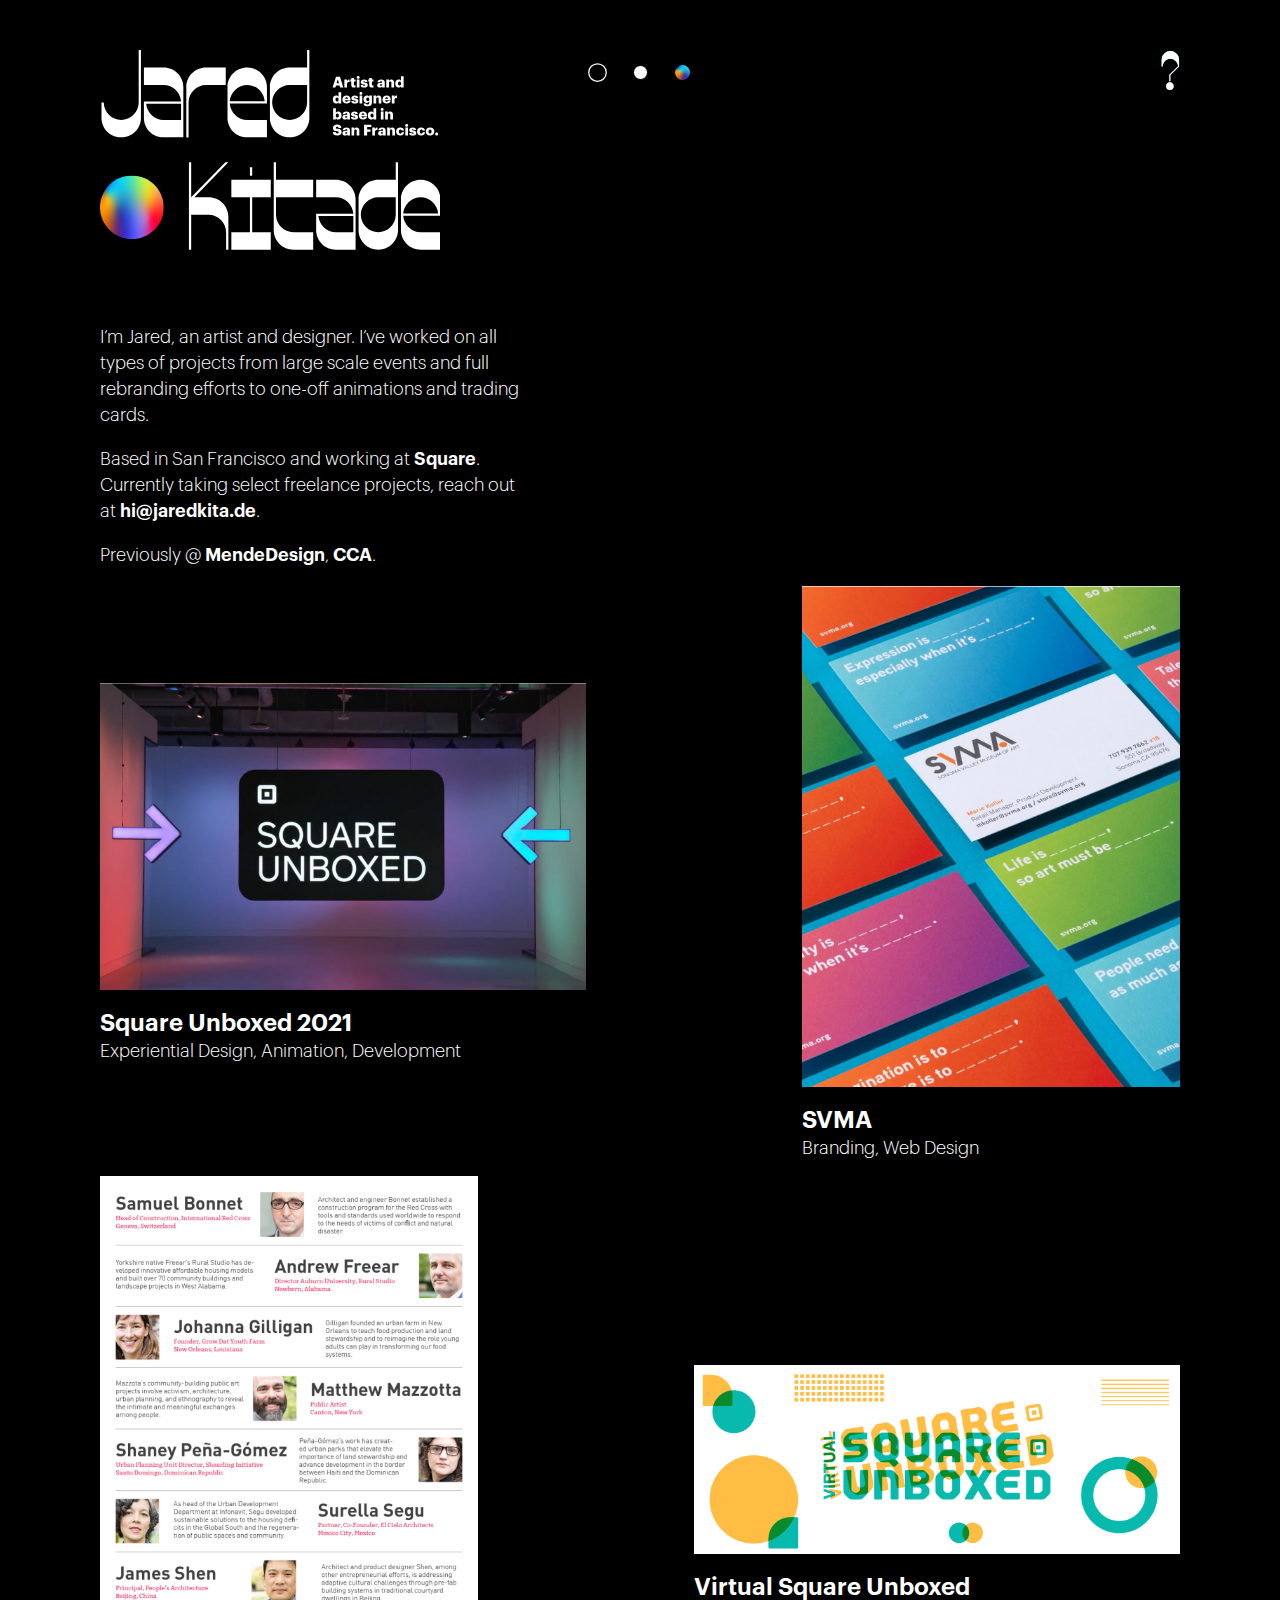
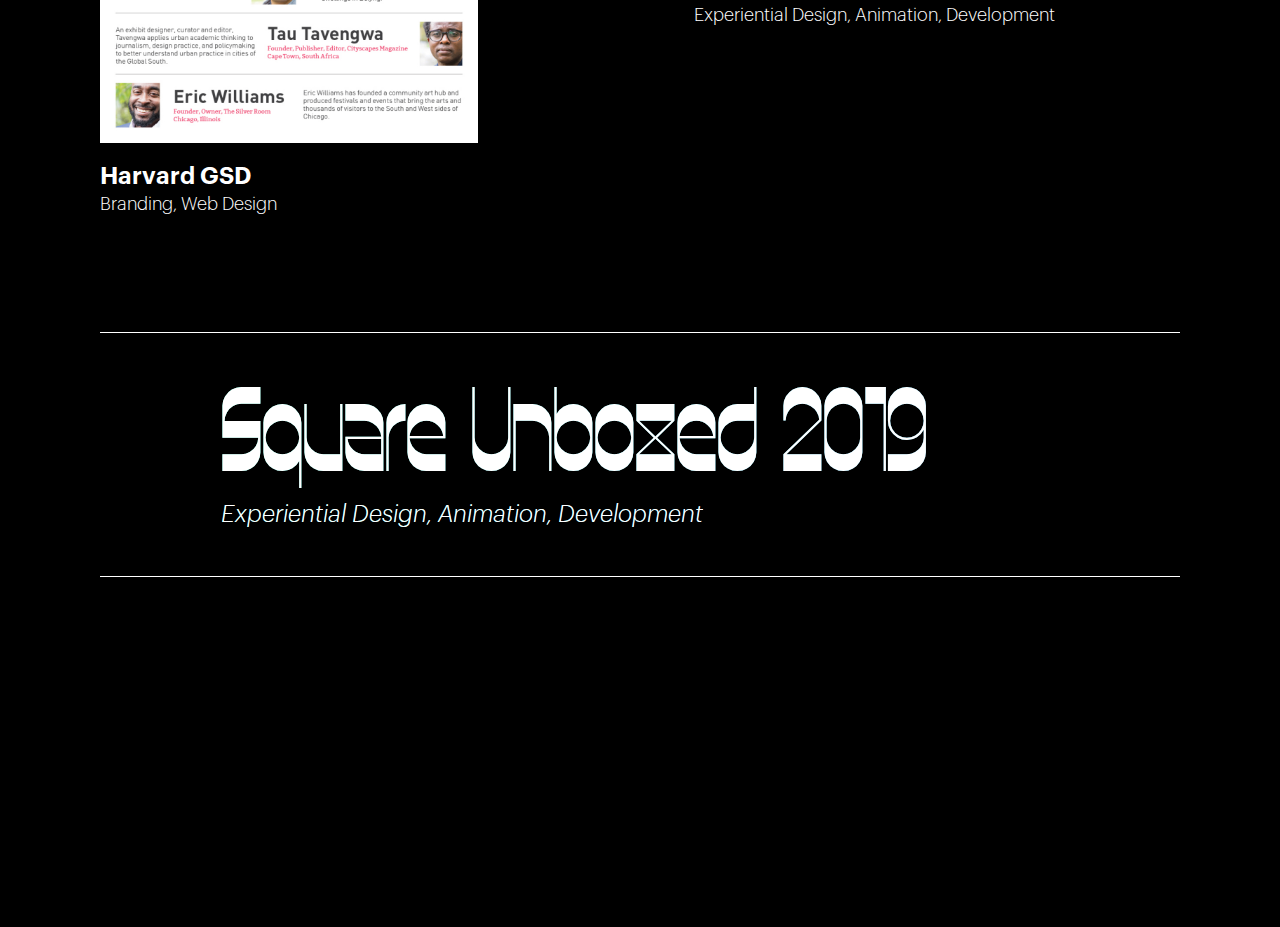
<file: index.html>
<!doctype html>
<html lang="en">
<head>
	<meta charset="utf-8">
	<title>Jared</title>
	<link rel="stylesheet" type="text/css" href="style.css">
	<meta name="viewport" content="width=device-width, initial-scale=1, maximum-scale=1" />
</head>
<body>
	
	<div class="page-content-wrapper">
		<div class="page-content">
			<!-- <div id="sitemap-placeholder"></div> -->
			<!-- <div id="q-placeholder"></div> -->
			<!-- <div id="color-flip-placeholder"></div> -->
			<!-- <div id="nav-placeholder"></div> -->
			<div class="sitemap-container">
				<div class="sitemap">
					<div class="sitemap-logo">
						<img src="assets/logos/jared-logo-large-white.svg" alt="Jared Kitade, artist and designer based in San Francisco.">
					</div>	
					<div class="sitemap-column">
						<h4>Work___</h4>
						<ul class="sitemap-list-text">
							<li><a href="">Square Unboxed 2021</a></li>	
							<li><a href="">Harvard GSD</a></li>
							<li><a href="">SVMA</a></li>
							<li><a href="">Virtual Square Unboxed</a></li>
							<li><a href="">Square Animations</a></li>
							<li><a href="">Square...Stuff</a></li>
							<li><a href="">ELS Architecture</a></li>
							<li><a href="">MDES Showcase</a></li>
							<li><a href="">Trading Cards</a></li>
							<li><a href="">Artwork</a></li>
							<li><a href="">Leftovers</a></li>
						</ul>
					</div>

					<div class="sitemap-column">
						<h4>About___</h4>
						<p>Based in San Francisco and working at <a href="https://www.squareup.com" target="_blank" class="gradient-text intro-text-link">Square</a>.</p>

						<p>Previously @ <a href="https://www.mendedesign.com" target="_blank" class="gradient-text intro-text-link">MendeDesign</a>, <a href="https://www.cca.edu" target="_blank" class="gradient-text intro-text-link">CCA</a>.</p>
						
						<h4>About___</h4>
						<ul class="sitemap-list-text">
							<li>hi@jaredkita.de</li>
							<!-- <li>916.458.1110</li> -->
							<li>Instagram</li>
							<li>LinkedIn</li>
						</ul>
					</div>
				</div>
			</div>
			<div class="sitemap-q-container">
				<!-- <img class="sitemap-q" src="assets/logos/sitemap-q.svg" alt="Open sitemap."> -->
				<div class="sitemap-q">
					<p class="question gradient-text">?</p>
				</div>
			</div>
			<div class="color-flip-container">
				<div class="color-flip active" id="black"></div>
				<div class="color-flip" id="white"></div>
				<div class="color-flip" id="color"></div>
			</div>

			<div class="nav-bar">
				<a href="index.html">
					<img class="logo-small" src="assets/logos/J_K.svg" alt="Jared Kitade, artist and designer based in San Francisco.">
				</a>
			</div>


			<div class="logo-large show-nav">
				<img src="assets/logos/jared-logo-large.svg" alt="Jared Kitade, artist and designer based in San Francisco.">
			</div>

			<div class="about-intro">
				<p>I’m Jared, an artist and designer. I’ve worked on all types of projects from large scale events and full rebranding efforts to one-off animations and trading cards.</p>

				<p>Based in San Francisco and working at <a href="https://www.squareup.com" target="_blank" class="intro-text-link">Square</a>. Currently taking select freelance projects, reach out at <a href="mailto:hi@jaredkita.de" target="_blank" class="intro-text-link">hi@jaredkita.de</a>.</p>

				<p>Previously @ <a href="https://www.mendedesign.com" target="_blank" class="intro-text-link">MendeDesign</a>, <a href="https://www.cca.edu" target="_blank" class="intro-text-link">CCA</a>.</p>
			</div>

			<section class="project-grid">

				<div class="featured-project feature-one">
					<div class="featured-project-image-container">
						<div class="featured-project-image">
							<img src="assets/images/unboxed-sign-2021.jpg">
						</div>
					</div>
					<div class="featured-project-title">
						<h2>Square Unboxed 2021</h2>
						<p>Experiential Design, Animation, Development</p>
					</div>
				</div>

				<div class="featured-spacer"></div>

				<div class="featured-project feature-two">
					<div class="featured-project-image-container">
						<div class="featured-project-image">
							<img src="assets/images/svma-cards.jpg">
						</div>
					</div>
					<div class="featured-project-title">
						<h2>SVMA</h2>
						<p>Branding, Web Design</p>
					</div>
				</div>

				<div class="featured-project feature-three">
					<div class="featured-project-image-container">
						<div class="featured-project-image">
							<img src="assets/images/loeb-fellows.jpg">
						</div>
					</div>
					<div class="featured-project-title">
						<h2>Harvard GSD</h2>
						<p>Branding, Web Design</p>
					</div>
				</div>

				<div class="featured-spacer"></div>

				<div class="featured-project feature-four">
					<div class="featured-project-image-container">
						<div class="featured-project-image">
							<img src="assets/images/unboxed-animation-still.jpg">
						</div>
					</div>
					<div class="featured-project-title">
						<h2>Virtual Square Unboxed</h2>
						<p>Experiential Design, Animation, Development</p>
					</div>
				</div>
			</section>


			<section class="rows">
				<a href="https://www.google.com">
					<div class="project-row">
						<div class="project-row-arrow-container">
							<div class="arrow gradient-text">→</div>
						</div>
						<div class="project-row-title heading-wrapper">
							<h1 class="gradient-text heading row-text-transition">Square Unboxed 2019</h1>
							<h3 class="gradient-text heading row-text-transition">Experiential Design, Animation, Development</h3>
						</div>
					</div>
				</a>
				
			</section>
		</div>
	</div>
	<section class="footer-container">
		<div class="footer">
			<img class="footer-logo" src="assets/logos/jared-logo-large-white.svg" alt="Jared Kitade, artist and designer based in San Francisco.">
			<ul>
				<a target="_blank" href="mailto:hi@jaredkita.de"><li>hi@jaredkita.de</li></a>
				<!-- <a href=""><li>916.458.1110</li></a> -->
				<a target="_blank" href="https://www.instagram.com/jaredkitade"><li>Instagram</li></a>
				<a target="_blank" href="https://www.linkedin.com/in/kitade/"><li>LinkedIn</li></a>
			</ul>
		</div>
	</section>
	<div class="cursor"></div>
</body>

<script src="assets/scripts/script.js"></script>
<script src="assets/scripts/nav-bar.js"></script>

</html>
</file>
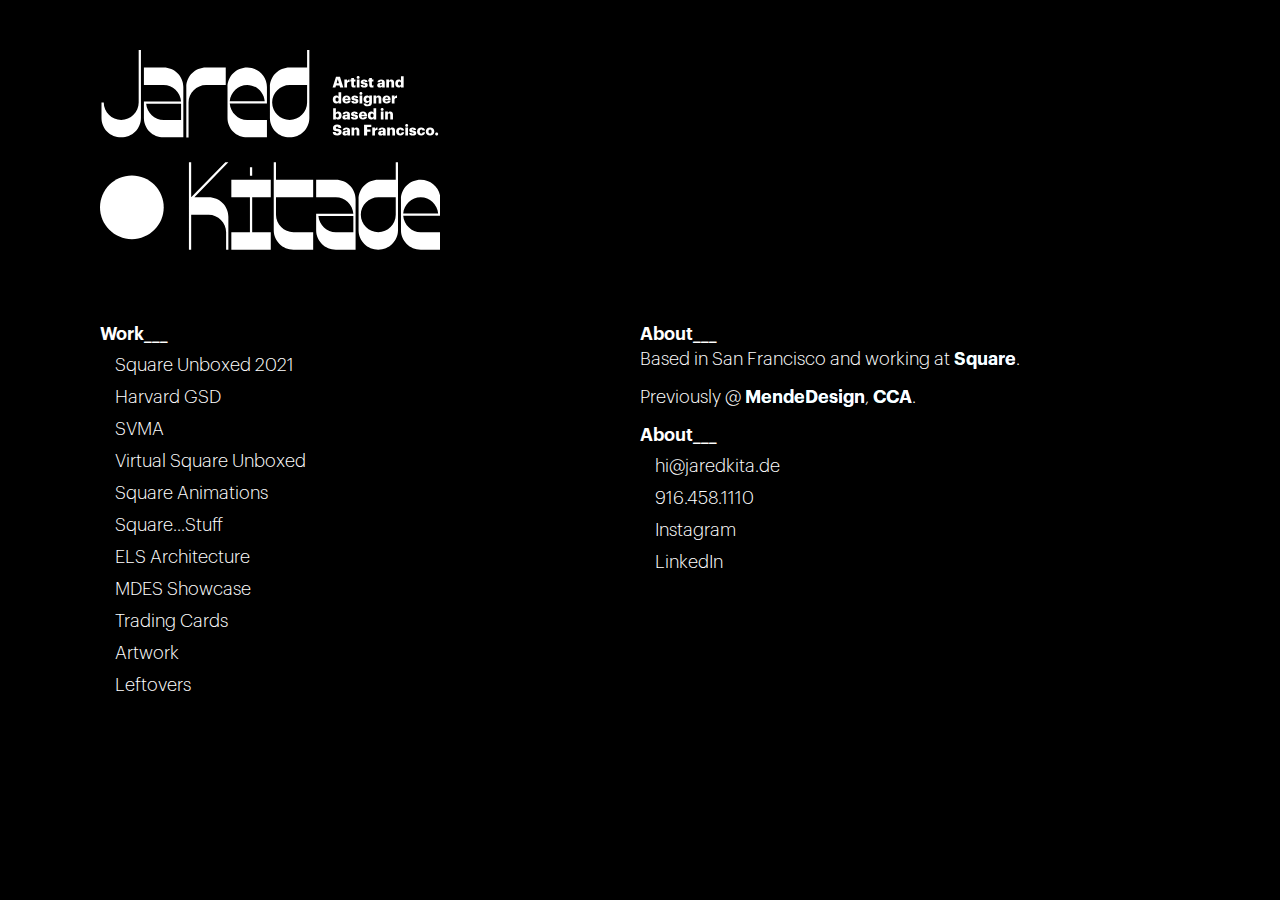
<file: sitemap-test.html>
<!doctype html>
<html lang="en">
<head>
	<meta charset="utf-8">
	<title>Jared</title>
	<link rel="stylesheet" type="text/css" href="style.css">
	<meta name="viewport" content="width=device-width, initial-scale=1, maximum-scale=1" />
</head>
<body>
	<div class="sitemap">
		<section class="sitemap-logo">
			<img src="assets/logos/jared-logo-large-white.svg" alt="Jared Kitade, artist and designer based in San Francisco.">
		</section>	
		<section class="sitemap-column">
			<h4>Work___</h4>
			<ul class="sitemap-list-text">
				<li><a href="">Square Unboxed 2021</a></li>	
				<li><a href="">Harvard GSD</a></li>
				<li><a href="">SVMA</a></li>
				<li><a href="">Virtual Square Unboxed</a></li>
				<li><a href="">Square Animations</a></li>
				<li><a href="">Square...Stuff</a></li>
				<li><a href="">ELS Architecture</a></li>
				<li><a href="">MDES Showcase</a></li>
				<li><a href="">Trading Cards</a></li>
				<li><a href="">Artwork</a></li>
				<li><a href="">Leftovers</a></li>
			</ul>
		</section>

		<section class="sitemap-column">
			<h4>About___</h4>
			<p>Based in San Francisco and working at <a href="https://www.squareup.com" target="_blank" class="gradient-text intro-text-link">Square</a>.</p>

			<p>Previously @ <a href="https://www.mendedesign.com" target="_blank" class="gradient-text intro-text-link">MendeDesign</a>, <a href="https://www.cca.edu" target="_blank" class="gradient-text intro-text-link">CCA</a>.</p>
			
			<h4>About___</h4>
			<ul class="sitemap-list-text">
				<li>hi@jaredkita.de</li>
				<li>916.458.1110</li>
				<li>Instagram</li>
				<li>LinkedIn</li>
			</ul>
		</section>
		
	</div>

</body>

<script src="assets/scripts/script.js"></script>
<script src="assets/scripts/nav-bar.js"></script>

</html>
</file>
<file: style.css>
/*-------------------------------- FONTS --------------------------------*/

	@font-face {
		font-family: Eksell-Sans;
		src: url(assets/fonts/eksell/EksellSans-Regular.woff);
	}
	@font-face {
		font-family: Graphik-Regular;
		src: url(assets/fonts/graphik/Graphik-Regular.otf);
	}
	@font-face {
		font-family: Graphik-Regular-Italic;
		src: url(assets/fonts/graphik/Graphik-RegularItalic.otf);
	}
	@font-face {
		font-family: Graphik-Light;
		src: url(assets/fonts/graphik/Graphik-Light.otf);
	}
	@font-face {
		font-family: Graphik-Light-Italic;
		src: url(assets/fonts/graphik/Graphik-LightItalic.otf);
	}
	@font-face {
		font-family: Graphik-Bold;
		src: url(assets/fonts/graphik/Graphik-Bold.otf);
	}
	@font-face {
		font-family: Graphik-Semibold;
		src: url(assets/fonts/graphik/Graphik-Semibold.otf);
	}
	

/*-------------------------------- FULL HTML --------------------------------*/

	* {
		box-sizing:border-box;
		-webkit-tap-highlight-color: rgba(0, 0, 0, 0);
		cursor: none;
	}

	::selection {
		/*color: rgba(255,24,119,1);*/
		color: rgb(0,215,229);
		text-shadow: 5px 2px rgb(255,0,0);
		/*background-color: blue;*/
	}
	html {
		font-size: 62.5%;
	}
	body {
		color: white;
		background: black;
		/*font-size: 2.4rem;
		font-size: 24px;*/
		font-family: Graphik-Light;
		/*font-family: Graphik-Regular;*/
		font-size: 18px;
		font-size: 1.8rem;
		/*margin: 0px 200px;*/
		-ms-overflow-style: none;
		scrollbar-width: none;
		overflow-y: scroll;
		margin: 0;
	}
	body::-webkit-scrollbar {
		display: none;
	}
	.page-content-wrapper {
		/*max-width: 1680px;*/
		margin: 0 auto;
		background: black;
	}
	.page-content {
		max-width: 2500px;
		padding: 0px 100px 100px 100px;
		margin: 0 auto;
		margin-bottom: 250px;
		position: relative;
		/*background: black;*/
	}
	a {
		/*cursor: pointer !important;*/
		color: inherit;
		text-decoration: underline;
		text-decoration: none;
	}
	p {
		margin-top: 0;
	}
	img {
		margin: 0;
	}
	ul {
		list-style-type: none;
		margin: 0;
		padding: 0;
		line-height: 3.2rem;
	}
	li {

	}
	.cursor{
		position: fixed;
		width: 25px;
		height: 25px;
		border-radius: 50%;
		background-color: #f5f5f5;
		/*background-image: url(assets/images/gradient-background.jpg);*/
		background-size: cover;
		pointer-events: none;
		mix-blend-mode: difference;
		z-index: 999;
		transition: transform 0.2s;
	}

/*-------------------------------- HEADINGS --------------------------------*/


	h1 {
		font-family: Eksell-Sans;
		font-size: 120px;
		font-size: 12rem;
		font-weight: normal;
		margin: 0;
	}
	h2 {
		font-family: Graphik-Semibold;
		font-size: 24px;
		font-size: 2.4rem;
		font-weight: normal;
		margin: 0 0 5px 0;
	}
	h3 {
		/*font-family: Graphik-Regular-Italic;*/
		font-family: Graphik-Light-Italic;
		font-size: 24px;
		font-size: 2.4rem;
		font-weight: normal;
		margin: 0;
	}
	h4 {
		font-family: Graphik-Semibold;
		font-size: inherit;
		/*font-size: 2.4rem;*/
		font-weight: normal;
		margin: 0 0 5px 0;
	}

/*-------------------------------- SITEMAP --------------------------------*/
	.sitemap-container {
		/*background-image: url(assets/images/gradient-background.jpg);*/
		background: linear-gradient(-45deg, #ee7752, #e73c7e, #23a6d5, #23d5ab);
		background-size: 120% 120%;
		animation: gradient 35s ease-in-out infinite;
		position: fixed;
		width: 100%;
		height: 100%;
		/*max-width: calc(1680px);*/
		left: 100%;
		/*left: 0;*/
		top: 0;
		bottom: 0;
		transition: .3s ease;
		z-index: 2;
	}
	.sitemap {
		display: flex;
		justify-content: space-between;
		align-items: flex-start;
		flex-wrap: wrap;
		padding: 50px 100px;
		max-width: 1680px;
		margin: 0 auto;
	}
	.sitemap-logo {
		flex: 1 1 100%;
		margin-bottom: 70px;
	}
	.sitemap-column {
		/*width: 30%;*/
		text-align: left;
		flex: 1 1 30%;
	}
	.sitemap-list-text {
		margin-left: 15px;
	}
	.sitemap-q-container {
		position: fixed;
		width: calc(100% - 200px);
		/*padding: 50px 0px;*/
		margin-top: 50px;
		top: 0;
		max-width: calc(2500px - 200px);
		z-index: 3;
		mix-blend-mode: difference;
	}
	.sitemap-q {
		position: absolute;
		/*cursor: pointer;*/
		right: 0;
		top: -10px;
		text-align: right;
		height: 40px;
	}
	.show-sitemap {
		left: 50%;
		transform: translatex(-50%);
		transition: .3s ease;
		/*opacity: 1;
		z-index: 2;*/
	}
	.question {
		font-family: Eksell-Sans;
		font-size: 55px;
		text-align: right;
		margin: 0;
	}
	.question:hover {
		color:rgba(0,0,0,0);
		transition: .5s ease;
	}

/*-------------------------------- NAV BAR --------------------------------*/

	.nav-bar {
		/*width: 100%;*/
		display: flex;
		align-items: center;
		justify-content: space-between;
		position: fixed;
		z-index: 3;
		/*background: black;*/
		/*padding: 50px 200px;*/
		/*padding: 50px 0px;*/
		margin-top: 50px;
		top: -109px;
		/*left: 50%;
		transform: translatex(-50%);*/
		transition: .5s ease;
		/*max-width: calc(1680px + 400px);*/
		/*margin: 0 auto;*/
		mix-blend-mode: difference;
	}
	.logo-small {
		height: 40px;
	}
	.show-nav {
		top: 0px !important;
		transition: .5s ease;
	}
	.logo-behind {
		z-index: 1;
		transition: .5s ease;
	}

/*-------------------------------- COLOR FLIP --------------------------------*/
	
	.color-flip-container {
		position: fixed;
		display: flex;
		flex-direction: row;
		justify-content: space-between;
		width: 100px;
	    /*width: calc(100% - 200px);*/
	    /*padding: 50px 0px;*/
	    /*bottom: 0;*/
	    /*max-width: calc(1680px - 200px);*/
	    left: 50%;
	    top: 65px;
	    transform: translateX(-50%);
	    z-index: 3;
	    mix-blend-mode: difference;
	}
	.color-flip {
		/*position: absolute;
		right: 0;
		text-align: right;
		height: auto;*/
		width: 15px;
		height: 15px;
		/*background: red;*/
		/*opacity: .5;*/
		transform: scale(1);
		border-radius: 100%;
		transition: .5s ease;
	}
	.color-flip:hover {
		transform: scale(.5);
		transition: .5s ease;
	}
	#black {
		background: black;
		border: 1px solid white;
	}
	#white {
		background: white;
		border: 1px solid black;
	}
	#color {
		background-image: url(assets/images/gradient-background.jpg);
		background-size: 200%;
	}
	.active {
		transform: scale(1.25);
	}
	.right-arrows {
		/*mix-blend-mode: difference;*/
		animation: spin 20s linear infinite;
		/*color: white;*/
	}
	@keyframes spin {
		0% { transform: rotate(0deg); }
		100% { transform: rotate(360deg); }
	}
/*-------------------------------- HOME PAGE INTRO --------------------------------*/
	
	/*.logo-large-container {
		position: fixed;
	}*/
	.logo-large {
		position: relative;
		margin: 50px 0 70px 0;
		transition: .5s ease;
		top: -340px;
	}
	.about-intro {
		width: 40%;
		line-height: 2.6rem;
	}
	.intro-text-link {
		font-family: Graphik-Semibold;
	}
	.intro-text-link:hover {
		color:rgba(0,0,0,0);
		transition: .5s ease;
	}

/*-------------------------------- FOOTER --------------------------------*/
	.footer-container {
		z-index: -1;
		/*padding: 50px 200px;*/
		/*background-image: url(assets/images/gradient-background.jpg);*/
		background: linear-gradient(-45deg, #ee7752, #e73c7e, #23a6d5, #23d5ab);
		background-size: 120% 120%;
		animation: gradient 35s ease-in-out infinite;
		position: fixed;
		bottom: 0;
		left: 0;
		width: 100%;
		height: auto;
		/*max-width: calc(1680px);*/
	}
	.footer {
		display: flex;
		align-items: center;
		justify-content: space-between;
		max-width: 1680px;
		margin: 0 auto;
		padding: 50px 100px;
	}
	.footer-logo {
		/*flex: 1 1 25%;*/
		height: 150px;
		text-align: left;
		width: auto;
	}
	.footer-contact {
		/*flex: 1 1 25%;*/

	}

/*-------------------------------- GRADIENT TEXT --------------------------------*/


	.gradient-text {
		/*background-image: url(assets/images/gradient-background.jpg);*/
		background: linear-gradient(-45deg, #ee7752, #e73c7e, #23a6d5, #23d5ab);
		background-size: 200% 200%;
		animation: gradient 15s ease-in-out infinite;
		-webkit-animation: gradient 15s ease-in-out infinite;
		-moz-animation: gradient 15s ease-in-out infinite;
		background-clip: text;
		-webkit-background-clip: text;
		transition: color .2s ease-out, transform 1s ease;
	}
	@keyframes gradient { 
		0%{background-position:10% 30% transform: rotate(0deg)}
		10%{background-position:50% 10%}
		20%{background-position:30% 70%}
		30%{background-position:70% 20%}
		40%{background-position:90% 62%}
		50%{background-position:15% 20%}
		60%{background-position:60% 80%}
		70%{background-position:45% 18%}
		80%{background-position:22% 65%}
		90%{background-position:50% 45%}	
		100%{background-position:10% 30% transform: rotate(360deg)}
	}

/*-------------------------------- HOME PAGE PROJECT GRID --------------------------------*/
	.project-grid {
		display: flex;
		flex-direction: row;
		justify-content: space-between;
		flex-wrap: wrap;
		align-items: center;
		/*margin: 0px 20px 100px 20px;*/
		/*margin: 0 100px;*/
		margin-bottom: 100px;
		max-width: 100%;
	}
	
	.featured-project {
		display: block;
		width: auto;
		min-width: 200px;
		max-width: inherit;
	}
	.featured-project-image-container {
		/*background-image: url(assets/images/gradient-background.jpg);*/
		background: linear-gradient(-45deg, #ee7752, #e73c7e, #23a6d5, #23d5ab);
		animation: gradient 20s ease-in-out infinite;
		-webkit-animation: gradient 20s ease-in-out infinite;
		-moz-animation: gradient 20s ease-in-out infinite;
		height: auto;
		max-width: inherit;
		margin-bottom: 20px;
	}
	.featured-project-image {
		transition: .5s ease;
		max-width: inherit;
	}
	.featured-project-image img {
		display: block;
		width: auto;
		max-width: inherit;
	}
	.featured-project:hover .featured-project-image {
		transform: translate(-20px,-20px);
		transition: .5s ease;
	}
	.feature-one, .feature-four {
		flex: 3 3 45%;
	}
	.feature-two, .feature-three {
		flex: 2 2 35%;
	}
	.featured-spacer {
		flex: 1 1 20%;
	}
	.featured-project:hover .gradient-text {
		color:rgba(0,0,0,0);
		transition: .5s ease;
	}

/*-------------------------------- HOME PAGE PROJECT ROWS --------------------------------*/
	/*.full-width-project-row {
		position: relative;
	}*/
	.project-row {
		display: flex;
		flex-direction: row;
		margin: 0 auto;
		border-top: 1px solid white;
		/*padding: 30px 150px 45px 150px;*/
		padding: 30px 0px 45px 0px;
	}
	.project-row:last-child {
		border-bottom: 1px solid white;
		/*margin-bottom: 400px;*/
	}
	.project-row:hover .gradient-text {
		color:rgba(0,0,0,0);
		/*margin-left: 50px;*/
		transform: translate(30px,0px);
		transition: .5s ease;
	}
	.project-row:hover .arrow {
		/*background-color: red;*/
		transform: translateX(0px);
		transition: .5s ease;
	}
	.project-row:hover .project-row-arrow-container {
		/*background-color: red;*/
		width: 150px;
		transform: translateX(0px);
		transition: .5s ease;
	}
	.project-row-arrow-container {
		width: 150px;
		min-height: 100%;
		margin: 0;
		display: inline-block;
		overflow: hidden;
		transition: .5s ease;
	}
	.arrow {
		font-family: Eksell-Sans;
		font-size: 150px;
		transform: translateX(-120px);
		transition: .25s ease;
	}
	.project-row-title {
		display: flex;
		flex-wrap: wrap;
		overflow: hidden;
	}
	/*.project-row-title > h1 {
		transform: translateY(150px);
		transition: .5s ease;
	}
	.project-row-title > h3 {
		transform: translateY(30px);
		transition: .5s ease;
	}
	.heading-animation {
		animation: wipe-in .5s 1;
	}
	@keyframes wipe-in {
		100% {transform: translateY(0px);}
	}*/

	.project-row-title > * {
		/*flex: 1 1 100%;*/
		flex-basis: 100%;
	}


/*-------------------------------- MOBILE --------------------------------*/
	
	/*--- PHONE ---*/

		@media (max-width: 450px) {

			/*--- FULL HTML ---*/
				
				.page-content {
					padding: 0px 25px 100px 25px;
					margin: 0 auto;
					margin-bottom: 250px;
				}

			/*--- HEADINGS ---*/
				
				h1 {
					font-size: 52px;
					font-size: 5.2rem;
				}
				h2 {
					font-size: 24px;
					font-size: 2.4rem;
				}
				h3 {
					font-size: 18px;
					font-size: 1.8rem;
					line-height: 2.5rem;
				}
	
			/*--- SITEMAP ---*/

				.sitemap-q-container {
					right: 25px;
					margin-top: 25px;
				}

			/*--- NAV BAR ---*/

				.nav-bar {
					margin-top: 25px;
					/*background: black;
					width: 100%;*/
				}

			/*--- COLOR FLIP ---*/

				.color-flip-container {
					display: none;
				}

			/*--- HOME PAGE INTRO ---*/

				.about-intro {
					width: 100%;
					margin-bottom: 75px;
				}
				.logo-large {
					margin-top: 25px;
				}
				.logo-large img {
					height: 140px;
				}

			/*--- FOOTER ---*/

				.a {
					width: 100%;
				}

			/*--- GRADIENT TEXT ---*/

				.a {
					width: 100%;
				}

			/*--- HOME PAGE PROJECT GRID ---*/

				.project-grid {
					flex-direction: column;
				}
				.feature-one {
					order: 1;
				}
				.feature-two {
					order: 2;
					margin: 0px 30px;
				}
				.feature-three {
					order: 4;
					margin: 0px 30px;
				}
				.feature-four {
					order: 3;
				}
				.featured-project {
					margin-bottom: 75px;
				}
				.featured-project:nth-child(4) {
					margin-bottom: 0px;
				}

			/*--- HOME PAGE PROJECT ROWS ---*/

				.project-row-arrow-container {
					display: none;
				}
				.project-row {
					padding: 15px 5px 25px 5px;
				}

			/*--- PHONE ---*/

				.a {
					width: 100%;
				}

			/*--- PHONE ---*/

				.a {
					width: 100%;
				}

			/*--- PHONE ---*/

				.a {
					width: 100%;
				}
		}
</file>
